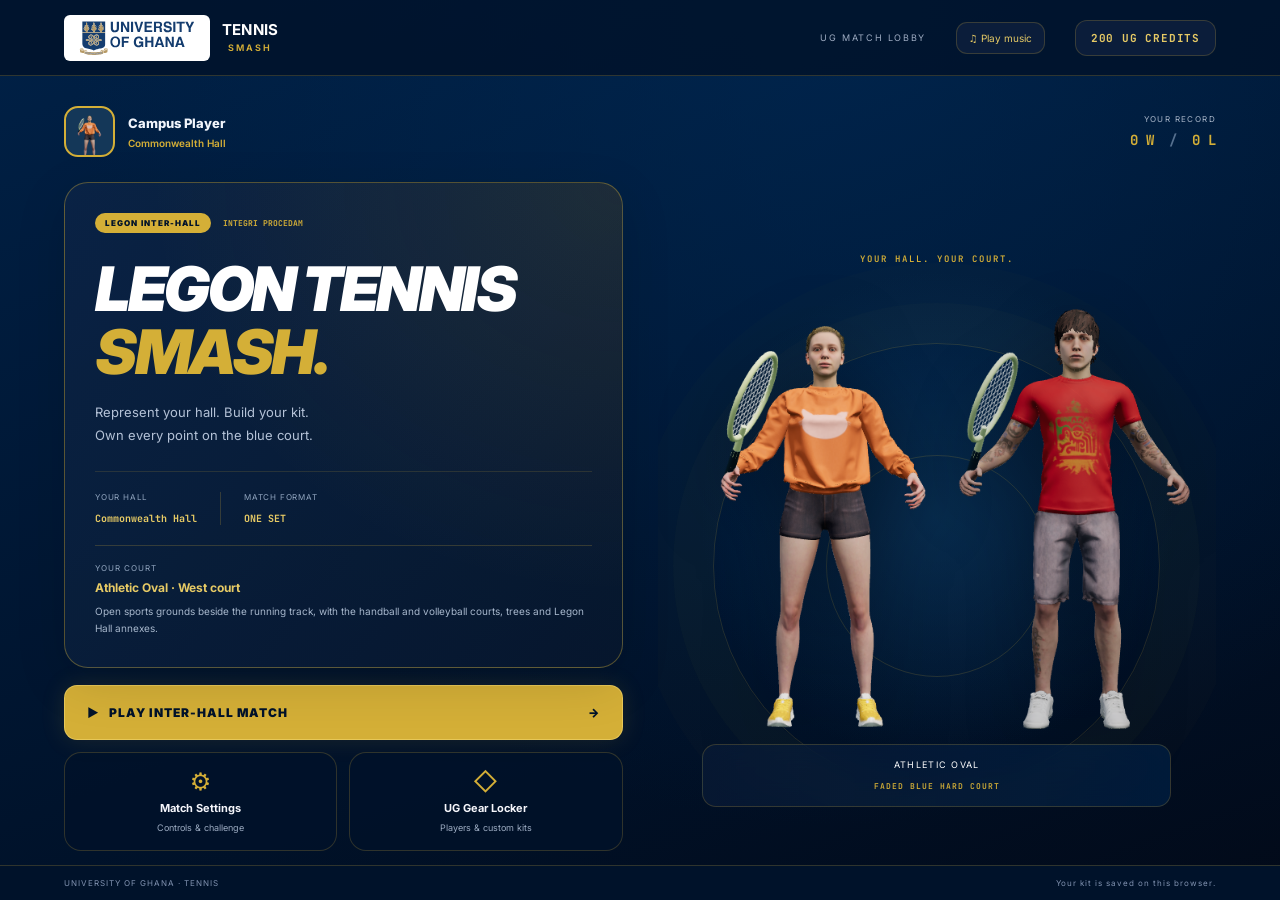
<file: index.html>
<!doctype html>
<html lang="en"><head><meta charset="utf-8"><meta name="viewport" content="width=device-width,initial-scale=1,viewport-fit=cover"><meta name="theme-color" content="#00122A"><title>UG Legon Tennis Smash</title><link rel="stylesheet" href="style.css"><link rel="stylesheet" href="ug-theme.css"><style>.boot-loading{background:#00122a}.boot-loader{position:fixed;inset:0;z-index:9999;display:grid;place-items:center;background:radial-gradient(ellipse at 50% 30%,#10375b,#00122a 70%);color:#fff;padding:24px;font:14px system-ui,sans-serif}.boot-loader[hidden]{display:none}.boot-card{width:min(360px,100%);text-align:center}.boot-logo{width:210px;max-width:80%;padding:10px;background:#fff;border-radius:9px}.boot-card h1{font-size:30px;letter-spacing:2px;margin:28px 0 8px}.boot-card h1 span{color:#d4af37}.boot-card p{font-size:12px;color:#b7c9df;min-height:34px;margin:16px 0}.boot-meter{height:5px;background:#ffffff20;border-radius:8px;overflow:hidden}.boot-meter i{display:block;height:100%;width:0;background:#d4af37;transition:width .2s}.boot-details{display:flex;justify-content:space-between;font-size:9px;letter-spacing:2px;color:#ddc468;margin:12px 0 22px}.boot-card button{background:#d4af37;color:#00122a;border:0;border-radius:10px;padding:13px 25px;font-weight:800}.boot-card button[hidden]{display:none}.boot-loading #clubShell,.boot-loading #matchHeader{visibility:hidden}</style></head>
<body class="boot-loading" data-screen="landing" data-controls="keyboard"><div id="bootLoading" class="boot-loader" role="region" aria-label="Loading Legon Tennis" aria-busy="true"><div class="boot-card"><img class="boot-logo" src="assets/brand/ug-logo.svg" alt="University of Ghana"><h1>TENNIS <span>SMASH</span></h1><p id="bootStatus" role="status" aria-live="polite">Opening Legon Tennis…</p><div class="boot-meter" role="progressbar" aria-label="Game loading" aria-valuemin="0" aria-valuemax="100" aria-valuenow="0"><i id="bootProgress"></i></div><div class="boot-details"><span>GETTING MATCH READY</span><b id="bootPercent">0%</b></div><button id="bootRetry" hidden>Retry loading</button><noscript><p>Enable JavaScript to load the game.</p></noscript></div></div><script src="loading.js"></script><div id="clubShell" inert><nav class="club-nav"><button id="clubHome" class="club-brand" aria-label="UG Legon Tennis Smash lobby"><img class="ug-logo" src="assets/brand/ug-logo.svg" alt="University of Ghana"><b>TENNIS<span>SMASH</span></b></button><span id="clubStep">01 / THE CLUB</span><button id="menuMusic" class="menu-music" aria-label="Toggle menu music" aria-pressed="true">♫ Play music</button><span id="clubCredits"></span></nav><div id="club"></div><footer class="club-footer"><span>UNIVERSITY OF GHANA · TENNIS</span><span id="saveNotice"></span></footer></div><header id="matchHeader" inert><a class="brand" href="#landing" id="matchBrand"><img class="match-ug-logo" src="assets/brand/ug-logo.svg" alt="University of Ghana"><span>TENNIS SMASH</span></a><div class="header-actions"><button id="returnClub">Club / Kit</button><span class="session">EXHIBITION · ONE SET</span><button id="help" aria-label="Open controls">Controls</button><button id="settingsButton" aria-label="Open match settings">Settings</button><button id="fullscreen" aria-label="Toggle fullscreen">⛶</button></div></header>
<main id="arena" inert><div id="arrivalBanner" class="arrival-banner" hidden><div><small>ARRIVING AT</small><b id="arrivalVenue"></b></div><button id="skipArrival">Skip arrival →</button><div class="arrival-track"><i id="arrivalProgress"></i></div></div><canvas id="court" aria-label="3D tennis court. Move using both sticks or arrow keys, hold and release shot buttons to hit." tabindex="0"></canvas>
<div class="scoreboard"><div class="score-row"><span class="jersey red"></span><span><span id="youHall">YOU</span> <small id="youServe">●</small></span><b id="you">0</b></div><div class="score-row"><span class="jersey white"></span><span><span id="aiHall">OPPONENT</span> <small id="aiServe"></small></span><b id="ai">0</b></div><div class="score-meta"><span id="courtLocation">ATHLETIC OVAL</span> <span id="phase">READY</span></div></div>
<div class="top-right"><span class="speed-badge">BALL <b id="ballSpeed">0</b> KM/H</span><button id="sound" aria-pressed="true" aria-label="Toggle sound">♫ ON</button><button id="pause" aria-label="Pause or resume match">Ⅱ</button></div>
<div id="event" class="event hidden" role="status"><div id="reason"></div><strong id="pointScore"></strong><small id="eventNote"></small><div id="pauseActions" class="pause-actions" hidden><button id="resumeMatch">Resume</button><button id="quitHome">Quit to Home</button></div></div>
<div id="shotHud" class="shot-hud"><div class="hud-top"><span id="shotName">TOPSPIN</span><span id="timing">YOUR SERVE</span></div><div class="power-label"><span>SHOT POWER</span><b id="powerPercent">0%</b></div><div class="meter"><i id="power"></i><span></span></div><div class="hud-bottom"><span>STAMINA <b><i id="stamina"></i></b></span><span>RALLY <strong id="rally">0</strong></span></div></div>
<div id="playerPower" class="player-power hidden" aria-label="Shot power"><div><span id="playerPowerLabel">SHOT POWER</span><b id="playerPowerPercent">0%</b></div><div class="player-power-track"><i id="playerPowerFill"></i><span></span></div></div><div id="joystick" class="joystick" aria-label="Movement joystick"><div class="stick-guide"></div><div id="knob" class="knob"></div><span>MOVE</span></div>
<button id="touchDive" class="touch-dive" aria-label="Dive toward movement direction">DIVE</button><button id="touchSprint" class="touch-sprint" aria-label="Hold to sprint">RUN</button><div id="controlLegend" class="control-legend"></div><div class="shot-buttons"><button data-shot="lob" class="lob" aria-label="Hold triangle for lob">△<small>LOB</small></button><button data-shot="flat" class="flat" aria-label="Hold square for flat shot">□<small>FLAT</small></button><button data-shot="slice" class="slice" aria-label="Hold circle for slice">○<small>SLICE</small></button><button data-shot="topspin" class="topspin" aria-label="Hold cross for topspin or serve">✕<small>TOPSPIN</small></button></div>
<div class="court-caption"><span id="hint">Move into reach for automatic contact. Choose your aim, shot and power.</span><span id="gamepadStatus">DUALSENSE READY · USB / BLUETOOTH</span></div>
<div id="overlay" class="overlay hidden"><div class="dialog"><img class="results-ug-logo" src="assets/brand/ug-logo.svg" alt="University of Ghana"><div class="eyebrow">LEGON INTER-HALL / MATCH COMPLETE</div><h1>VICTORY, LEGON!</h1><p>Every point earned. Every shot yours.</p><div class="welcome-controls" id="welcomeControls"><span>01 <b>MOVE</b> Left stick / arrows</span><span>02 <b>PREPARE</b> Hold ✕, □, ○ or △</span><span>03 <b>PLACE IT</b> Aim with right stick; release to hit</span></div><div class="reward-card"><span>UG CREDITS EARNED <b id="earnedCredits">+50</b></span><span>LONGEST RALLY <b id="resultRally">0</b></span></div><button id="play" class="primary">Play next match →</button><button id="resultLobby" class="result-lobby">MAIN LOBBY</button><small>ONE SET TO 6 GAMES · TIEBREAK AT 6–6 · CHANGE ENDS AFTER ODD GAMES</small></div></div>
<div id="helpPanel" class="overlay hidden"><div class="dialog help-dialog"><div class="eyebrow">YOUR GAME PLAN</div><h2>You play. We help you line up.</h2><p id="activeHelp"></p><details><summary>All input options</summary><p><b>PS5:</b> Left stick / D-pad moves in both directions. Hold the right stick in any direction to move the aiming target. Up moves it deeper; down brings it shorter. Release the stick to keep its position. Hold ✕ topspin, □ flat, ○ slice, △ lob; release near contact. R2 sprints. In a rally, R1 aims away from your opponent (the right stick still aims by hand). Move and press L1 to dive. Options pauses.</p><p><b>Keyboard:</b> Arrows / WASD move. Q/E aim left/right. Z/R set shorter/deeper shots. F aims away from your opponent in a rally. Hold Space topspin, X flat, C slice, V lob. Shift sprints; B dives toward movement; P pauses.</p><p><b>Touch:</b> Left joystick moves. Hold a shot button; drag left/right while holding to aim, then release. Drag up/down for depth. Automatic phone gameplay handles sprinting and diving while you steer. In manual gameplay, move with the joystick and tap DIVE to attempt a diving return.</p></details><p>Serve into the highlighted diagonal service box. A first fault gives you a second serve; a double fault loses the point. Balls touching the lines count as in. Let serves bounce before returning. Reach the ball before its second bounce. The curved aiming guide shows your planned flight and landing while preparing. Use your selected aiming controls to move it. You can aim beyond the lines; orange warns of an unsafe target; advanced-mode timing errors can still change the actual shot. The incoming landing ring helps you read the bounce. Aim for open space. Assisted contact swings automatically when you move into reach. You control positioning, aim, power and shot type. Advanced mode requires manual swing timing.</p><button class="primary" id="closeHelp">Back to court</button></div></div>
<div id="settingsPanel" class="overlay hidden"><div class="dialog"><div class="eyebrow">MATCH SETTINGS</div><h2>Find your level.</h2><label for="controlMode">Control layout</label><select id="controlMode"><option value="keyboard">Keyboard</option><option value="touch">Phone / touch</option><option value="ps5">PS5 controller</option></select><div id="settingsControlGuide"></div><label for="difficulty">AI difficulty</label><select id="difficulty"><option value="easy">Easy</option><option value="normal" selected>Medium</option><option value="hard">Hard</option></select><label for="assist">Position assistance <span id="assistValue">40%</span></label><input id="assist" type="range" min="0" max="40" value="40"><p>Small adjustments near the ball. You still move, prepare, aim and time every shot.</p><label for="volume">Sound volume</label><input id="volume" type="range" min="0" max="100" value="65"><button class="primary" id="closeSettings">Back to court</button></div></div>
<div id="loadError" class="overlay hidden"><div class="dialog"><h2>We couldn't open the court.</h2><p id="errorText">This game needs a browser with WebGL support.</p><button class="primary" onclick="location.reload()">Try again</button></div></div>
</main><section id="rotateNotice" class="rotate-notice" role="dialog" aria-modal="true" aria-labelledby="rotateHeading" hidden><div><svg viewBox="0 0 100 80" fill="none" stroke="currentColor" stroke-width="3" aria-hidden="true"><rect x="26" y="20" width="58" height="34" rx="6"/><path d="M77 29v16M18 54A30 30 0 0 1 23 15m-11 3 12-4 2 12"/></svg><h2 id="rotateHeading" tabindex="-1">Turn your phone sideways</h2><p>The court plays in landscape.<br>Rotate your phone to continue.</p><button id="rotateBack">Back to menu</button></div></section><aside id="updateNotice" class="update-notice" aria-labelledby="updateTitle" hidden><div role="status"><strong id="updateTitle">Update available</strong><p>A new version of Legon Tennis is ready.</p><small>Refreshing restarts your match. Your saved kit and settings stay.</small></div><div class="update-actions"><button id="dismissUpdate">Later</button><button id="applyUpdate">Refresh &amp; update</button></div></aside><script type="module" src="updates.mjs"></script><script type="module" src="game.js"></script></body></html>
</file>
<file: style.css>
*{box-sizing:border-box}html,body{margin:0;height:100%;overflow:hidden;background:#102233;color:#f3f6ed;font:13px system-ui,sans-serif}button,select,input{font:inherit}button{cursor:pointer;color:inherit;border:1px solid #ffffff38;border-radius:6px;background:#132a3abd;padding:8px 13px;touch-action:none}button:hover{background:#3a5361}button:focus-visible,select:focus-visible,input:focus-visible{outline:2px solid #def78d;outline-offset:3px}header{height:58px;display:flex;align-items:center;justify-content:space-between;padding:0 25px;border-bottom:1px solid #ffffff20;background:#112331}.brand{text-decoration:none;color:white;font-size:24px;font-weight:800;letter-spacing:-1px}.brand span{color:#a9c0c8;font-size:10px;letter-spacing:2px;margin-left:16px;font-weight:500}.header-actions{display:flex;gap:8px;align-items:center}.session{font-size:10px;color:#c2d0d4;letter-spacing:1px;margin-right:20px}main{position:relative;height:calc(100dvh - 58px);width:100%;overflow:hidden}main:fullscreen{height:100dvh}canvas{display:block;width:100%;height:100%;touch-action:none;outline:none}.scoreboard{position:absolute;top:22px;left:25px;width:245px;filter:drop-shadow(0 2px 8px #081f3966)}.score-row{display:grid;grid-template-columns:5px 1fr 40px;gap:11px;align-items:center;background:#f1f3e9;color:#183045;height:34px;padding-right:0;margin-bottom:2px;font-weight:650}.score-row:nth-child(2){background:#d8ed96}.jersey{height:100%;background:#b74749}.jersey.white{background:#f5f3e7}.score-row b{background:#182d3a18;text-align:center;padding:8px;font-size:17px;line-height:18px}.score-row small{font-size:9px;color:#49671c;padding-left:6px}.score-meta{font-size:10px;letter-spacing:2px;background:#10283cce;padding:7px 12px;display:flex;justify-content:space-between;color:#d4e5e5}.score-meta span{color:#d9eea4}.top-right{position:absolute;right:24px;top:22px;display:flex;gap:7px}.top-right button{height:35px;font-size:12px;background:#152c3bcc}.top-right #pause{font-size:19px;padding:3px 14px}.event{position:absolute;left:50%;top:38%;transform:translate(-50%,-50%);text-align:center;pointer-events:none;min-width:240px;text-shadow:0 3px 10px #132436}.event div{font-size:17px;text-transform:uppercase;letter-spacing:4px}.event strong{font-size:68px;font-weight:650;letter-spacing:-2px;display:block}.event small{font-size:11px;letter-spacing:2px;color:#edf2dc}.hidden{display:none!important}.shot-hud{position:absolute;bottom:73px;left:50%;transform:translateX(-50%);width:260px;padding:11px 15px;border-radius:8px;background:#0c2334ba;pointer-events:none}.hud-top,.hud-bottom{display:flex;justify-content:space-between;font-size:9px;letter-spacing:1px}.hud-top{color:#e9f4c9;margin-bottom:8px}.hud-bottom{color:#bed1d7;margin-top:8px;font-size:8px}.hud-bottom b{display:inline-block;width:56px;background:#ffffff26;height:3px;vertical-align:middle;margin-left:6px}.hud-bottom b i{display:block;background:#d9ed9c;width:100%;height:100%}.meter{height:5px;border-radius:5px;background:#ffffff20;position:relative;overflow:hidden}.meter i{height:100%;width:0;display:block;background:#d8f496}.meter span{position:absolute;width:2px;left:83%;top:0;bottom:0;background:#f4f5e7}.joystick{position:absolute;left:5%;bottom:75px;width:118px;height:118px;border:2px solid #e6f0df88;border-radius:50%;background:#d0e3e618;touch-action:none;user-select:none}.stick-guide{position:absolute;inset:18px;border:1px solid #edf5eb38;border-radius:50%}.knob{position:absolute;left:32px;top:32px;width:50px;height:50px;border-radius:50%;background:#d9e99cb3;border:2px solid #eaf6bd;box-shadow:0 2px 12px #08213f33;pointer-events:none}.joystick span{position:absolute;bottom:-22px;left:0;right:0;text-align:center;font-size:8px;letter-spacing:2px;color:#d7e3e6;pointer-events:none}.shot-buttons{position:absolute;right:4%;bottom:60px;width:175px;height:175px;pointer-events:none}.shot-buttons button{position:absolute;border-radius:50%;width:59px;height:59px;padding:0;background:#1a365490;border:2px solid #d3e1df78;box-shadow:inset 0 0 0 5px #ffffff0e;display:flex;align-items:center;justify-content:center;flex-direction:column;font-size:28px;line-height:26px;user-select:none;pointer-events:auto}.shot-buttons button small{font-size:7px;line-height:11px;letter-spacing:.7px;color:#e2e9df}.shot-buttons button:active,.shot-buttons button.charging{background:#d9eb9a66;border-color:#edffc0}.lob{top:0;left:58px;color:#99dba9}.flat{left:0;top:58px;color:#e5a5cf}.slice{right:0;top:58px;color:#f0a19a}.topspin{bottom:0;left:58px;color:#a4cfff}.court-caption{position:absolute;left:25px;right:25px;bottom:18px;display:flex;justify-content:space-between;gap:10px;color:#e5eded;font-size:10px;text-shadow:0 1px 4px #071f36}.court-caption span:last-child{font-size:8px;letter-spacing:1px;color:#bad0d9}.overlay{position:absolute;inset:0;display:flex;align-items:center;justify-content:center;background:#09223694;backdrop-filter:blur(7px);z-index:10;padding:20px}.dialog{width:460px;max-width:100%;max-height:100%;overflow-y:auto;padding:34px;border-radius:14px;background:#102839ed;border:1px solid #ffffff24;box-shadow:0 25px 100px #05111e55}.eyebrow{font-size:9px;letter-spacing:2px;color:#d3e8a1;margin-bottom:17px}h1{font-size:44px;line-height:1.06;letter-spacing:-2px;margin:0 0 18px}h2{font-size:27px;letter-spacing:-1px;margin:0 0 18px}.dialog p{font-size:12px;line-height:1.75;color:#bfd0d6}.welcome-controls{display:flex;flex-direction:column;gap:12px;padding:17px 0 24px;color:#a8bec8;font-size:11px}.welcome-controls b{color:white;margin:0 10px;letter-spacing:1px;font-size:10px}.primary{display:block;background:#d9ed9a;color:#173344;padding:13px 20px;border:0;width:100%;font-weight:750;font-size:13px}.primary:hover{background:#e8f7bf}.dialog>small{display:block;font-size:8px;letter-spacing:1px;color:#93aebc;text-align:center;margin-top:18px}.dialog label{display:flex;justify-content:space-between;margin:20px 0 10px;color:#e2ebed;font-size:12px}.dialog select{width:100%;padding:10px;background:#234155;border:1px solid #a1b4c440;color:white;border-radius:5px}.dialog input{width:100%;accent-color:#d9ed9a}.help-dialog{width:540px}#loadError{z-index:30}
@media(max-width:700px){header{height:46px;padding:0 12px}.brand{font-size:20px}.brand span,.session{display:none}.header-actions{gap:5px}.header-actions button{font-size:10px;padding:6px 9px}main{height:calc(100dvh - 46px)}.scoreboard{top:12px;left:12px;width:190px}.score-row{height:27px;font-size:11px;grid-template-columns:4px 1fr 30px;gap:8px}.score-row b{font-size:13px;line-height:13px;padding:7px}.score-meta{font-size:8px;padding:5px 9px}.top-right{top:12px;right:12px}.top-right button{padding:5px 9px;height:30px;font-size:10px}.joystick{width:96px;height:96px;left:5%;bottom:70px}.knob{width:42px;height:42px;left:25px;top:25px}.shot-buttons{transform:scale(.8);transform-origin:right bottom;right:3%;bottom:48px}.shot-hud{width:180px;bottom:30px;padding:8px 10px}.hud-top{font-size:7px}.hud-bottom{font-size:7px}.court-caption{left:12px;right:12px;bottom:9px;font-size:8px}.court-caption span:last-child{display:none}.dialog{padding:25px}h1{font-size:33px}.event strong{font-size:50px}.event div{font-size:12px}}
@media(max-height:550px){header{height:39px}main{height:calc(100dvh - 39px)}.scoreboard{top:10px;left:15px;width:200px}.score-row{height:25px;font-size:10px}.score-row b{font-size:13px;line-height:13px;padding:6px}.score-meta{font-size:8px;padding:4px 9px}.top-right{top:10px;right:15px}.joystick{bottom:45px;width:90px;height:90px}.knob{width:40px;height:40px;left:23px;top:23px}.shot-buttons{transform:scale(.7);transform-origin:right bottom;bottom:30px;right:3%}.shot-hud{bottom:37px;width:210px;padding:8px 12px}.court-caption{bottom:9px}.dialog{padding:20px;max-height:100%;width:420px}h1{font-size:30px;margin-bottom:10px}.eyebrow{margin-bottom:10px}.welcome-controls{gap:8px;padding:8px 0 14px}.dialog p{margin:8px 0;font-size:11px}.dialog>small{margin-top:12px}.event strong{font-size:48px}}

@media(min-width:701px){.shot-hud{top:85px;right:24px;left:auto;bottom:auto;transform:none;width:215px}}
@media(min-width:701px) and (max-height:550px){.shot-hud{top:65px;right:15px;width:180px}}

.power-label{display:flex;justify-content:space-between;margin:6px 0;color:#d7e8e8;font-size:8px;letter-spacing:1px}.power-label b{font-size:10px;color:#e6f7b7}.meter{height:9px}.player-power{position:absolute;z-index:2;width:142px;transform:translate(-50%,-100%);padding:9px 10px;background:#112a3bed;border:1px solid #d7e5bf80;border-radius:7px;box-shadow:0 3px 15px #051c3455;pointer-events:none}.player-power>div:first-child{display:flex;justify-content:space-between;gap:10px;font-size:8px;letter-spacing:.8px;color:#d9edb1;margin-bottom:7px}.player-power b{font-size:11px}.player-power-track{height:13px;background:#60757f7a;border-radius:3px;position:relative;overflow:hidden}.player-power-track i{display:block;height:100%;width:0;background:#d9f38e}.player-power-track span{position:absolute;top:0;bottom:0;left:82%;width:2px;background:#ffffffad}
@media(max-height:550px){.player-power{width:125px;padding:6px 8px}.player-power-track{height:10px}}
/* Club arrival, preparation and owned equipment gallery. */
[hidden]{display:none!important}.sr-only{position:absolute;width:1px;height:1px;overflow:hidden;clip-path:inset(50%)}body[data-screen]:not([data-screen="court"])>header,body[data-screen]:not([data-screen="court"])>#arena{visibility:hidden;position:absolute;inset:0;pointer-events:none}body[data-screen="court"] #clubShell{display:none}#clubShell{height:100dvh;background:#eeeee7;color:#1f3742;display:flex;flex-direction:column}.club-nav{height:76px;flex-shrink:0;display:flex;align-items:center;gap:30px;padding:0 5vw;border-bottom:1px solid #203d4526}.club-nav button{background:none;border:0;color:#243d46}.club-brand{font-size:29px;font-weight:850;letter-spacing:-1.5px;display:flex;align-items:center;gap:18px;padding:0}.club-brand span{font-size:9px;letter-spacing:2px;border-left:1px solid #1c384333;padding-left:18px;font-weight:650}#clubStep{font-size:10px;letter-spacing:1.5px;margin-left:auto}#clubCredits{font-size:10px;letter-spacing:.8px;color:#5d757b;border-left:1px solid #1c384333;padding-left:24px}#club{overflow-y:auto;flex:1;overscroll-behavior:contain}.club-footer{padding:12px 5vw;display:flex;justify-content:space-between;gap:20px;font-size:9px;letter-spacing:1px;color:#687e81;border-top:1px solid #203d4526;flex-shrink:0}.club-landing{min-height:100%;display:grid;grid-template-columns:1fr 1fr;position:relative;padding:7vh 7vw 80px;gap:3vw;align-items:center;overflow:hidden}.landing-copy{position:relative;z-index:1}.club-eyebrow{font-size:10px;letter-spacing:2px;color:#55767d;font-weight:650;margin:0 0 24px}.club-landing h1{font-size:clamp(56px,7.4vw,112px);line-height:.96;letter-spacing:-5px;margin:0 0 28px;color:#193944;font-weight:900}.landing-intro{max-width:335px;font-size:16px;line-height:1.7;color:#61767a;margin-bottom:32px}.club-primary{border:0;background:#203f4e;color:#f6f5e9;padding:17px 23px;display:flex;justify-content:space-between;align-items:center;gap:20px;width:100%;font-size:11px;font-weight:800;letter-spacing:1px;border-radius:3px}.club-primary:hover{background:#37657a}.landing-copy .club-primary{max-width:320px}.landing-small{font-size:9px;letter-spacing:1.2px;color:#74878a;margin-top:20px}.landing-art{height:440px;background:#b5c8c8;position:relative;border-radius:3px;isolation:isolate;overflow:hidden;background:linear-gradient(145deg,#d4dfd8,#a0bdc8)}.art-court{position:absolute;left:20%;top:8%;width:70%;height:93%;background:#648ba8;border:2px solid #e9eee1;transform:rotate(-22deg) skewY(7deg);box-shadow:0 0 0 24px #497086,35px 40px 70px #22374b33}.art-court:before{content:'';position:absolute;inset:0 13%;border-left:2px solid #edf1e7;border-right:2px solid #edf1e7}.art-court:after{content:'';position:absolute;inset:23% 13%;border-top:2px solid #edf1e7;border-bottom:2px solid #edf1e7;background:linear-gradient(90deg,transparent calc(50% - 1px),#edf1e7 calc(50% - 1px),#edf1e7 calc(50% + 1px),transparent calc(50% + 1px))}.art-net{position:absolute;left:-5%;right:-5%;top:50%;height:6px;background:#e6eadd;z-index:1;box-shadow:0 8px 3px #20334545}.art-ball{position:absolute;left:63%;top:59%;width:65px;height:65px;border-radius:50%;background:#d7eb8c;box-shadow:18px 28px 22px #1c394144;z-index:3;transform:rotate(-25deg);overflow:hidden}.art-ball:after{content:'';position:absolute;left:-10px;top:-10px;width:48px;height:78px;border:3px solid #f4f5cc;border-radius:50%}.art-label{position:absolute;bottom:20px;left:20px;z-index:4;background:#eaf0e6e8;padding:12px;font-size:10px;letter-spacing:1.3px}.art-label b{display:block;font-size:8px;margin-top:5px;color:#637b83}.landing-bottom{position:absolute;bottom:28px;left:7vw;right:7vw;display:flex;justify-content:space-between;border-top:1px solid #263e4526;padding-top:18px;font-size:9px;letter-spacing:1px;color:#577078}.club-sheet{max-width:1440px;margin:auto;padding:35px 5vw 55px}.sheet-heading{display:flex;justify-content:space-between;gap:20px;align-items:center;margin-bottom:26px}.sheet-heading .club-eyebrow{margin-bottom:10px}.sheet-heading h2{font-size:clamp(27px,3vw,43px);letter-spacing:-1.5px;margin:0;font-weight:850}.club-sheet button:not(.club-primary){color:#294754;border:1px solid #29475430;background:#f9f9f155}.club-sheet button:hover:not(:disabled){background:#d5e2dc}.club-sheet .club-primary:hover{background:#37657a}.prep-grid{display:grid;grid-template-columns:minmax(0,1fr) 320px;gap:24px;align-items:start}.club-card{border:1px solid #1f3e4626;border-radius:4px;background:#f8f8f2;padding:24px;margin-bottom:20px}.club-card h3{margin:0 0 20px;font-size:12px;letter-spacing:.3px}.choice-row{display:grid;grid-template-columns:repeat(3,1fr);gap:10px}.choice-row button{text-align:left;padding:16px 12px;min-height:82px;border-radius:3px!important}.choice-row button strong{display:block;font-size:13px;margin-bottom:8px}.choice-row button span{display:block;font-size:10px;color:#658087;line-height:1.5}.club-sheet [aria-pressed="true"]{background:#dce9db!important;border-color:#557e70!important;box-shadow:inset 0 -3px #557e70}.control-preview{display:grid;grid-template-columns:1fr 1fr;gap:12px;margin-top:22px}.control-preview span{font-size:8px;color:#69828a;letter-spacing:.6px}.control-preview b{display:block;color:#304e58;font-size:11px;margin-top:5px;font-weight:600;letter-spacing:0}.muted{color:#6d8085;font-size:11px;line-height:1.7}.club-card label{display:block;font-size:11px;text-transform:capitalize;color:#395762;margin-bottom:18px}.setting-grid{display:grid;grid-template-columns:1fr 1fr;gap:8px 20px}.club-sheet select{display:block;width:100%;margin-top:10px;border:1px solid #29475430;border-radius:3px;background:#eeeFE8;padding:11px;color:#294754;font-size:12px}.club-sheet input[type="range"]{width:100%;display:block;margin-top:14px;accent-color:#366478}.club-sheet output{float:right;color:#69848b}.kit-row{display:flex;justify-content:space-between;gap:15px;border-bottom:1px solid #26444b19;padding:13px 0;font-size:10px}.kit-row span{text-transform:capitalize;color:#768a8f}.kit-row b{text-align:right;font-weight:600}.kit-summary .club-primary{margin-top:23px}.locker-toolbar{display:flex;justify-content:space-between;gap:20px;align-items:center}.filter-buttons{display:flex;gap:10px}.locker-toolbar select{width:170px;margin:0}.locker-status{font-size:12px;color:#3b715c;min-height:19px}.locker-layout{display:grid;grid-template-columns:minmax(0,1fr) 285px;gap:24px;align-items:start}.asset-grid{display:grid;grid-template-columns:repeat(3,minmax(0,1fr));gap:16px}.asset-card{border:1px solid #2e50592b;background:#f8f8f2;border-radius:4px;overflow:hidden}.asset-card.equipped{border-color:#688e78}.asset-art{height:155px;background:#dde4df;position:relative}.asset-art svg{height:100%;width:100%;filter:drop-shadow(0 8px 6px #15344720)}.asset-art>span{position:absolute;left:10px;top:10px;font-size:8px;letter-spacing:1px;color:#3b6269;border:1px solid #42636933;background:#eef3e6c9;padding:4px 6px;border-radius:2px}.equipped .asset-art{background:#d7e4d4}.asset-copy{padding:16px}.asset-copy small{font-size:8px;letter-spacing:1px;color:#6b8184}.asset-copy h3{font-size:13px;margin:9px 0}.asset-copy p{font-size:10px;color:#738589;line-height:1.6;min-height:32px}.asset-copy button{width:100%;font-size:10px}.club-sheet button:disabled{opacity:.5;cursor:default}.locker-layout .kit-summary{position:sticky;top:20px}.control-legend{position:absolute;left:25px;bottom:65px;max-width:65%;font-size:10px;color:#edf3e3;padding:10px 13px;background:#122b3bc9;border-radius:5px}.touch-sprint{position:absolute;left:7%;bottom:220px;border:2px solid #e0efbf88;border-radius:50%;width:64px;height:46px;color:#e3f1bb;font-size:11px;font-weight:750;user-select:none}.touch-sprint.charging{background:#7a9c58}body:not([data-controls="touch"]) .joystick,body:not([data-controls="touch"]) .touch-sprint{display:none}body[data-controls="touch"] .control-legend{display:none}body[data-controls="touch"] .shot-buttons button{font-size:12px}body[data-controls="touch"] .shot-buttons button small{font-size:6px}body[data-controls="keyboard"] .shot-buttons button{font-size:17px}body[data-controls="keyboard"] .shot-buttons .topspin{font-size:12px}.dialog details{font-size:12px;color:#bfd0d6;margin-top:18px}#settingsControlGuide{font-size:11px;color:#afc4cd;line-height:1.6;margin-top:12px}
@media(max-width:1050px){.asset-grid{grid-template-columns:repeat(2,minmax(0,1fr))}.prep-grid{grid-template-columns:minmax(0,1fr) 260px}.club-card{padding:19px}.landing-art{height:360px}.club-landing h1{letter-spacing:-3px}.choice-row{grid-template-columns:1fr}.choice-row button{min-height:0;display:flex;justify-content:space-between;gap:8px;padding:12px}.choice-row button strong{margin:0}.choice-row button span{text-align:right}}
@media(max-width:700px){.club-nav{height:65px;padding:0 20px;gap:12px}.club-brand{font-size:25px}.club-brand span{display:none}#clubStep{font-size:8px}#clubCredits{font-size:8px;padding-left:12px}.club-landing{grid-template-columns:1fr;padding:36px 24px 80px;gap:30px;align-content:start}.club-landing h1{font-size:61px}.landing-art{height:230px;grid-row:2}.landing-intro{font-size:13px;max-width:300px;margin-bottom:20px}.club-eyebrow{font-size:8px;margin-bottom:20px}.landing-small{font-size:8px}.landing-bottom{left:24px;right:24px;font-size:7px;gap:12px;bottom:23px}.club-footer{font-size:8px;letter-spacing:0;padding:10px 20px}.club-sheet{padding:27px 18px 35px}.sheet-heading{gap:12px}.sheet-heading h2{font-size:25px}.sheet-heading button{font-size:10px;white-space:nowrap;padding:8px}.prep-grid,.locker-layout{grid-template-columns:1fr}.prep-grid aside{grid-row:2}.club-card{padding:20px}.setting-grid{gap:8px 15px}.locker-layout .kit-summary{position:static}.asset-grid{gap:12px}.asset-art{height:140px}.asset-copy{padding:12px}.asset-copy h3{font-size:12px}.filter-buttons{gap:5px}.filter-buttons button{padding:9px;font-size:10px}.locker-toolbar{gap:8px}.locker-toolbar select{width:125px;font-size:10px}.control-legend{left:12px;bottom:65px;max-width:48%;font-size:8px}.touch-sprint{left:8%;bottom:185px;width:57px;height:40px}.header-actions #returnClub{font-size:9px}.brand{font-size:17px}.shot-hud{bottom:30px}.club-nav #clubStep{display:none}#clubCredits{margin-left:auto}.asset-copy p{min-height:48px}}
@media(max-height:550px) and (min-width:701px){.club-nav{height:52px}.club-landing{padding-top:25px}.club-landing h1{font-size:65px}.landing-art{height:280px}.club-sheet{padding-top:24px}.touch-sprint{bottom:145px;left:7%;width:55px;height:35px}.control-legend{bottom:37px;font-size:8px}.landing-intro{font-size:12px;margin-bottom:16px}.club-eyebrow{margin-bottom:15px}}
.player-picker{display:grid;grid-template-columns:repeat(2,minmax(0,1fr));gap:15px;margin-bottom:25px}.player-picker button{display:flex;align-items:center;text-align:left;padding:0 20px 0 0;overflow:hidden;gap:20px;min-height:135px}.player-picker img{width:110px;height:135px;object-fit:contain;background:#d9e2dd}.player-picker b,.player-picker small{display:block}.player-picker b{font-size:15px;margin-bottom:9px}.player-picker small{font-size:10px;color:#6c8286}#retryCharacters{width:100%;margin-top:10px}.club-primary:disabled{opacity:.55;cursor:wait}@media(max-width:700px){.player-picker{gap:10px}.player-picker button{padding:12px;display:block;min-height:0}.player-picker img{width:100%;height:140px;margin-bottom:10px}.player-picker b{font-size:12px;margin-bottom:7px}.player-picker small{font-size:9px;line-height:1.5}}
.dialog button.pad-focus,.pause-actions button.pad-focus{outline:3px solid #fff;outline-offset:4px;transform:scale(1.04)}
</file>
<file: ug-theme.css>
@font-face{font-family:"Inter";font-style:normal;font-weight:100 900;font-display:swap;src:url("./assets/fonts/Inter.ttf") format("truetype")}
@font-face{font-family:"Inter";font-style:italic;font-weight:100 900;font-display:swap;src:url("./assets/fonts/Inter-Italic.ttf") format("truetype")}
@font-face{font-family:"JetBrains Mono";font-style:normal;font-weight:100 900;font-display:swap;src:url("./assets/fonts/JetBrainsMono.ttf") format("truetype")}
/* UG palette and glass components adapted from the user's figma_ug_tennis_showcase.html.
   The live application uses real match/inventory data instead of prototype fixtures. */
:root{--ug-blue:#002147;--ug-deep:#00122a;--ug-surface:#0b1d3a;--ug-gold:#d4af37;--ug-light:#e6ca65;--ug-line:#d4af3738;--ug-muted:#9eacc2}
html,body{background:var(--ug-deep);color:#f1f5fc;font-family:Inter,system-ui,sans-serif}button:focus-visible,select:focus-visible,input:focus-visible{outline-color:var(--ug-light)}button{border-color:var(--ug-line);border-radius:12px}button:hover{background:#173655}#clubShell{background:radial-gradient(ellipse at 65% 0,#002d5c80,transparent 65%),linear-gradient(160deg,#002147,#00122a 65%,#020a19);color:#f1f5fc}.club-nav{height:76px;border-bottom:1px solid var(--ug-line);background:#00122ad6;padding:0 5vw}.club-nav button{color:#fff}.club-brand{gap:12px;letter-spacing:.2px}.club-brand .ug-mark{border:0;border-radius:10px;background:var(--ug-gold);color:var(--ug-deep);font-size:17px;font-weight:950;letter-spacing:-1px;padding:0;width:43px;height:43px;display:grid;place-items:center;box-shadow:0 0 24px #d4af3724}.club-brand>b{display:block;font-size:20px;line-height:1.1}.club-brand>b>span{border:0;display:block;font-size:8px;padding:5px 0 0;color:var(--ug-gold);letter-spacing:2px}.club-nav #clubStep{color:var(--ug-muted);font-size:9px;letter-spacing:1.6px}.club-nav #clubCredits{border:1px solid var(--ug-line);border-radius:12px;padding:10px 15px;color:var(--ug-light);font:700 11px "JetBrains Mono",ui-monospace,monospace;background:#0b1d3a}.club-footer{background:#00122a;border-color:var(--ug-line);color:#8193b1;font-size:8px;letter-spacing:1px}.club-sheet{padding-top:35px}.club-eyebrow{color:var(--ug-gold)}.sheet-heading h2{color:white;font-weight:900;font-style:italic;font-size:clamp(25px,3vw,38px)}.club-card{background:linear-gradient(140deg,#0b1d3ac7,#06152cd9);border:1px solid var(--ug-line);border-radius:20px;box-shadow:0 15px 45px #00000013;backdrop-filter:blur(16px)}.club-card h3{font-weight:750;color:#e8eefa}.muted{color:var(--ug-muted);line-height:1.8}.club-sheet button:not(.club-primary){background:#06172dc9;color:#e2e9f5;border:1px solid var(--ug-line);border-radius:11px}.club-sheet button:hover:not(:disabled):not(.club-primary){background:#17324e;border-color:#d4af3780}.club-primary,.primary{background:var(--ug-gold);color:var(--ug-deep);font-weight:900;box-shadow:0 0 24px #d4af3722;border:1px solid #f6d76d99;border-radius:13px;padding:16px 20px}.club-primary:hover,.primary:hover,.club-sheet .club-primary:hover{background:var(--ug-light);color:var(--ug-deep)}.club-sheet [aria-pressed="true"]{background:#d4af3714!important;border-color:var(--ug-gold)!important;box-shadow:0 0 18px #d4af3712}.choice-row button{border-radius:13px!important}.choice-row button span{color:#9cadc4}.control-preview span{color:#a9bad0}.control-preview b{color:#ead17c}.club-card label{color:#c6d3e7;font-size:11px}.club-sheet select,.dialog select{background:#00122a;color:#e5eaf5;border:1px solid var(--ug-line);border-radius:9px;padding:11px}.club-sheet input[type=range],.dialog input{accent-color:var(--ug-gold)}.club-sheet output{color:var(--ug-gold);font-family:"JetBrains Mono",ui-monospace,monospace}.kit-row{border-color:#d4af371a}.kit-row span{color:#9cadc4}.kit-row b{color:#e3e9f5}.kit-summary .club-eyebrow{font-size:10px}.kit-summary .club-primary{font-size:10px}.kit-summary{background:linear-gradient(155deg,#002147b3,#07172ee6)}.locker-toolbar select{border-color:var(--ug-line)}.locker-status{color:var(--ug-light)}.asset-card{background:#0b1d3a99;border-color:var(--ug-line);border-radius:17px}.asset-card.equipped{border-color:#d4af3790;box-shadow:0 0 24px #d4af370b}.asset-art,.equipped .asset-art{background:radial-gradient(ellipse at center,#173c58,#07172c);height:170px}.equipped .asset-art{background:radial-gradient(ellipse at center,#5c52284d,#07172c)}.asset-art>span{background:#00122ac9;color:var(--ug-light);border-color:#d4af3750;border-radius:5px}.asset-copy small{color:var(--ug-gold)}.asset-copy h3{color:white}.asset-copy p{color:#9bacbf}.asset-copy button{color:var(--ug-light)!important}.player-picker{gap:16px}.player-picker button{border-radius:18px!important;overflow:hidden;background:linear-gradient(125deg,#0b1d3a,#002147)!important}.player-picker img{background:radial-gradient(ellipse at center,#d4af3733,#00122a00);height:150px;width:125px;object-position:50% 15%}.player-picker b{color:#fff;font-weight:800}.player-picker small{color:#a1b0c5}.player-picker [aria-pressed=true]{background:linear-gradient(125deg,#d4af371f,#002147)!important}
/* Real lobby built from the prototype's profile, tournament hero, tiles and bottom navigation. */
.ug-lobby{max-width:1380px;margin:auto;padding:30px 5vw 24px;min-height:100%;display:flex;flex-direction:column;gap:25px}.ug-player-bar{display:flex;align-items:center;justify-content:space-between;gap:20px}.ug-profile{display:flex;align-items:center;gap:13px}.ug-profile>img{height:51px;width:51px;object-fit:cover;object-position:50% 5%;border:2px solid var(--ug-gold);border-radius:14px;background:#143758}.ug-profile strong{display:block;font-size:13px;font-weight:800;margin-bottom:6px}.ug-profile div>span{display:block;font-size:10px;color:var(--ug-gold);font-weight:600}.ug-profile-badge{font-size:8px;border:1px solid #d4af3766;color:var(--ug-gold);border-radius:4px;padding:2px 4px;margin-left:5px}.ug-player-record{text-align:right;display:flex;flex-direction:column;gap:7px}.ug-player-record>span{font-size:8px;letter-spacing:1.4px;color:#a7b5c8}.ug-player-record>strong{font:700 14px "JetBrains Mono",ui-monospace,monospace;color:var(--ug-gold)}.ug-player-record i{color:#56718f;font-style:normal;margin:0 7px}.ug-lobby-main{display:grid;grid-template-columns:1fr 1fr;gap:35px;align-items:center;flex:1}.ug-lobby-copy{max-width:580px}.ug-championship{background:radial-gradient(ellipse at 100% 0,#d4af371c,transparent 60%),linear-gradient(130deg,#0b2446dd,#07172ddd);border:1px solid #d4af3760;border-radius:24px;padding:30px;position:relative;box-shadow:0 15px 50px #0002}.ug-badge{background:var(--ug-gold);color:var(--ug-deep);border-radius:18px;padding:5px 10px;font-size:8px;letter-spacing:1px;font-weight:900;white-space:nowrap}.ug-motto{font:700 8px "JetBrains Mono",ui-monospace,monospace;color:var(--ug-gold);margin-left:12px;white-space:nowrap}.ug-championship h1{font-size:clamp(39px,4.8vw,68px);font-weight:950;font-style:italic;line-height:1.03;letter-spacing:-2.5px;color:#fff;margin:28px 0 17px}.ug-championship h1 em{color:var(--ug-gold)}.ug-championship p{font-size:13px;line-height:1.8;color:#b4c2d7;max-width:350px}.ug-match-facts{display:flex;gap:23px;border-top:1px solid #d4af3726;margin-top:24px;padding-top:20px}.ug-match-facts>div+div{border-left:1px solid var(--ug-line);padding-left:23px}.ug-match-facts small{display:block;font-size:8px;letter-spacing:.8px;color:#91a5bf;margin-bottom:7px}.ug-match-facts b{color:var(--ug-light);font-size:10px;font-family:"JetBrains Mono",ui-monospace,monospace}.ug-lobby-actions{display:grid;grid-template-columns:1fr 1fr;gap:12px;margin-top:17px}.ug-lobby-actions>.club-primary{grid-column:1/-1;font-size:12px;padding:19px 22px}.ug-secondary-card{padding:17px 15px;background:#00122acc;border:1px solid var(--ug-line);border-radius:17px;display:flex;align-items:center;flex-direction:column;gap:7px}.ug-secondary-card:hover{border-color:var(--ug-gold);background:#0b284b}.ug-action-icon{color:var(--ug-gold);font-size:24px;line-height:1}.ug-secondary-card b{font-size:11px;color:#f5f6fb}.ug-secondary-card small{font-size:9px;color:#9cacc2}.ug-hero-players{height:580px;position:relative;isolation:isolate;overflow:hidden;border-radius:26px;background:radial-gradient(ellipse at 50% 50%,#12446c77,transparent 60%)}.ug-hero-orbit{position:absolute;left:10%;right:10%;top:20%;aspect-ratio:1;border:1px solid #d4af372b;border-radius:50%;box-shadow:0 0 0 40px #d4af3705,0 0 0 80px #d4af3703}.ug-hero-orbit:after{content:'';position:absolute;inset:25%;border:1px solid #d4af372b;border-radius:50%}.ug-hero-tag{position:absolute;top:26px;left:0;right:0;text-align:center;font:600 9px "JetBrains Mono",ui-monospace,monospace;letter-spacing:2px;color:var(--ug-gold)}.ug-hero-players>img{position:absolute;bottom:40px;width:74%;height:94%;object-fit:contain;object-position:50% 100%;filter:drop-shadow(0 15px 35px #0005)}.ug-hero-female{left:-7%;z-index:2}.ug-hero-male{right:-12%;z-index:1;opacity:.9}.ug-hero-surface{position:absolute;bottom:0;left:8%;right:8%;background:linear-gradient(90deg,#0b1d3a99,#002147aa);border:1px solid var(--ug-line);border-radius:14px;padding:14px;text-align:center;backdrop-filter:blur(15px);z-index:3}.ug-hero-surface span{display:block;font-size:9px;color:white;letter-spacing:1.3px;margin-bottom:6px}.ug-hero-surface b{font:600 8px "JetBrains Mono",ui-monospace,monospace;color:var(--ug-gold);letter-spacing:1px}.ug-bottom-nav{display:flex;justify-content:space-around;align-items:center;border:1px solid var(--ug-line);border-radius:18px;padding:9px;background:#00122abf;backdrop-filter:blur(16px);margin-top:12px}.ug-bottom-nav>button{background:none!important;box-shadow:none;border:0!important;border-radius:12px;color:#92a7c3;min-width:65px;padding:4px 18px}.ug-bottom-nav span{font-size:21px;line-height:23px;display:block}.ug-bottom-nav small{display:block;font-size:9px;font-weight:650;margin-top:5px}.ug-bottom-nav [aria-current=page]{color:var(--ug-gold)}.ug-bottom-nav>button:hover{color:var(--ug-light);background:#d4af370b!important}.ug-records{max-width:900px}.ug-standings{margin:30px 0}.ug-standing{display:flex;align-items:center;gap:20px;margin-bottom:13px;padding:23px}.ug-rank{font:800 21px "JetBrains Mono",ui-monospace,monospace;color:var(--ug-gold)}.ug-standing>div{flex:1}.ug-standing>div>b{font-size:13px}.ug-standing>div>small{display:block;font-size:10px;color:#9eafc4;margin-top:7px}.ug-standing>strong{font:800 22px "JetBrains Mono",ui-monospace,monospace;color:var(--ug-gold)}.ug-standing>strong>small{font-size:9px}
/* The live court retains its real geometry and controls, with the supplied HUD styling. */
body>header{background:#00122a;border-color:var(--ug-line)}.brand{font-size:20px;font-weight:900;font-style:italic;letter-spacing:-.7px;color:#fff}.brand span{color:var(--ug-gold);font-size:8px}.session{color:var(--ug-gold);font-size:8px}.header-actions button{font-size:10px;background:#0b1d3a;border-color:var(--ug-line)}.scoreboard{background:#0b1d3ad9;border:1px solid #d4af3766;border-radius:17px;padding:11px 13px;width:275px;backdrop-filter:blur(16px);box-shadow:0 10px 30px #0003}.score-row,.score-row:nth-child(2){background:none;color:#edf2ff;border:0;height:30px;grid-template-columns:5px 1fr 36px;gap:9px;margin-bottom:4px;font-size:11px}.score-row b{background:#00122acc;color:var(--ug-gold);border:1px solid #d4af3733;border-radius:6px;font:700 14px "JetBrains Mono",ui-monospace,monospace;padding:5px}.jersey{height:6px;width:6px;border-radius:50%;background:var(--ug-gold)}.jersey.white{background:#8398b1}.score-row small{color:var(--ug-gold)}.score-meta{background:none;border-top:1px solid var(--ug-line);padding:8px 0 0;margin-top:6px;color:#aabbd1;font-size:8px;letter-spacing:1px}.score-meta span{color:var(--ug-gold)}.top-right{align-items:center}.top-right button{border-radius:12px;border-color:#d4af3766;background:#0b1d3ad9;color:var(--ug-gold)}.speed-badge{padding:10px 13px;border:1px solid var(--ug-line);background:#00122acc;color:var(--ug-gold);font:500 10px "JetBrains Mono",ui-monospace,monospace;border-radius:10px;backdrop-filter:blur(12px)}.shot-hud{border:1px solid #d4af3755;border-radius:16px;background:#0b1d3ac9;backdrop-filter:blur(12px);padding:13px;top:95px}.hud-top{color:var(--ug-light)}.power-label,.power-label b{color:var(--ug-light)}.meter{border:1px solid #d4af3744;background:#00122a;height:10px;padding:1px}.meter i{border-radius:4px;background:linear-gradient(90deg,var(--ug-gold),var(--ug-light))}.hud-bottom b i{background:var(--ug-gold)}.player-power{background:#0b1d3ae8;border-color:var(--ug-gold);border-radius:12px;box-shadow:0 0 20px #d4af3722}.player-power>div:first-child{color:var(--ug-light)}.player-power-track{background:#00122a}.player-power-track i{background:var(--ug-gold)}.control-legend{background:#00122abf;color:#ead17c;border:1px solid var(--ug-line);border-radius:10px}.joystick{border-color:#d4af3777;background:#00122a70;backdrop-filter:blur(8px)}.knob{background:#d4af3777;border-color:#e6ca65cc}.stick-guide{border-color:#d4af3744}.joystick span{color:var(--ug-light)}.touch-sprint{border-color:#d4af3788;color:var(--ug-gold);background:#0b1d3ac9;border-radius:16px}.touch-sprint.charging{background:#d4af3770}.shot-buttons button{background:#0b1d3ac9;border:1px solid #d4af3780;border-radius:17px;color:var(--ug-light);box-shadow:0 5px 15px #0002;backdrop-filter:blur(12px)}.shot-buttons button small{color:#e8eef8;font-weight:650}.shot-buttons button.charging,.shot-buttons button:active{background:#d4af3780;border-color:var(--ug-light);box-shadow:0 0 20px #d4af3744}.court-caption{color:#e9edf6}.court-caption span:last-child{color:var(--ug-light)}.overlay{background:#00122ab0}.dialog{background:linear-gradient(155deg,#002147ef,#06152df5);border:1px solid #d4af3766;border-radius:24px;box-shadow:0 20px 80px #0005}.eyebrow{color:var(--ug-gold)}.dialog h1{font-style:italic;font-weight:950;color:#fff}.dialog p{color:#aebfd6}.dialog input{accent-color:var(--ug-gold)}.event{color:white}.event small{color:var(--ug-light)}.victory-badge{width:84px;height:84px;margin:0 auto 24px;display:grid;place-items:center;border:2px solid var(--ug-gold);border-radius:23px;background:#d4af3722;color:var(--ug-gold);font-weight:950;font-size:32px;box-shadow:0 0 30px #d4af3733}#overlay .dialog{text-align:center}#overlay h1{font-size:39px}.reward-card{border:1px solid var(--ug-line);background:#00122a66;border-radius:14px;padding:17px;margin:22px 0}.reward-card>span{display:flex;justify-content:space-between;padding:8px 0;font-size:10px;color:#b3c2d7;gap:15px}.reward-card b{color:var(--ug-gold);font:700 13px "JetBrains Mono",ui-monospace,monospace}.result-lobby{width:100%;margin-top:10px;padding:12px;font-weight:750;background:#00122a;border-color:var(--ug-line)}
@media(max-width:1050px){.ug-lobby{padding:25px 4vw}.ug-lobby-main{gap:15px}.ug-hero-players{height:490px}.ug-championship{padding:23px}.ug-motto{display:none}.ug-match-facts{gap:15px}.ug-match-facts>div+div{padding-left:15px}.ug-profile-badge{display:none}}
@media(max-width:700px){.club-nav{height:64px;padding:0 18px;gap:10px}.club-brand .ug-mark{width:36px;height:36px;font-size:14px;display:grid}.club-brand>b{font-size:16px}.club-brand>b>span{display:block;font-size:6px;letter-spacing:1.3px}.club-nav #clubCredits{padding:9px 11px;font-size:9px}.club-footer{font-size:7px;letter-spacing:0;padding:10px 16px}.club-sheet{padding:25px 17px 35px}.club-card{padding:21px;border-radius:18px}.sheet-heading h2{font-size:24px}.ug-lobby{padding:20px 18px;gap:23px}.ug-lobby-main{display:flex;flex-direction:column;gap:0}.ug-lobby-copy{width:100%}.ug-championship{padding:25px 22px}.ug-championship h1{font-size:39px;letter-spacing:-1.6px;margin-top:24px}.ug-championship p{font-size:12px}.ug-match-facts{gap:14px}.ug-match-facts b{font-size:9px}.ug-lobby-actions{gap:11px}.ug-lobby-actions>.club-primary{font-size:11px;padding:18px 15px}.ug-secondary-card{padding:16px 12px}.ug-hero-players{display:none}.ug-bottom-nav{margin-top:0;padding:9px 4px;width:100%}.ug-bottom-nav>button{padding:4px 12px;min-width:58px}.ug-profile>img{width:45px;height:45px}.ug-profile strong{font-size:12px}.ug-profile div>span{font-size:9px}.ug-player-record>strong{font-size:12px}.ug-player-record>span{font-size:7px}.ug-player-record i{margin:0 3px}.ug-standing{padding:19px 15px;gap:13px}.ug-standing>div>b{font-size:11px}.ug-standing>strong{font-size:19px}.ug-standing>strong>small{font-size:7px}.ug-rank{font-size:16px}.player-picker img{width:100%;height:150px}.asset-art{height:145px}.player-picker button{padding:12px}.brand{font-size:16px}.brand span{display:none}.scoreboard{width:210px;padding:8px 10px;left:12px;top:12px;border-radius:14px}.score-row{font-size:9px;height:25px;grid-template-columns:4px 1fr 28px;gap:7px}.score-row b{font-size:12px;padding:4px}.score-meta{font-size:7px;letter-spacing:.6px}.speed-badge{display:none}.shot-hud{top:auto;bottom:32px;border-radius:12px;padding:9px}.header-actions button{font-size:9px}.top-right button{border-radius:10px}.control-legend{font-size:7px}.dialog{padding:25px}#overlay h1{font-size:30px}}
@media(max-height:550px) and (min-width:701px){.club-nav{height:54px}.ug-lobby{padding-top:18px}.ug-lobby-main{gap:25px}.ug-championship{padding:20px}.ug-championship h1{font-size:45px;margin:20px 0 12px}.ug-hero-players{height:450px}.ug-lobby-actions>.club-primary{padding:15px 18px}.ug-secondary-card{padding:13px}.shot-hud{top:76px;padding:10px}.club-brand .ug-mark{height:34px;width:34px}.club-brand>b{font-size:16px}}
@media(prefers-reduced-motion:reduce){*{scroll-behavior:auto!important;animation:none!important}}
.club-nav .menu-music{font-size:10px;color:var(--ug-light);border:1px solid var(--ug-line);border-radius:11px;padding:9px 12px;background:#0b1d3a;white-space:nowrap}.club-nav .menu-music[aria-pressed=false]{color:#93a8c2;background:#00122a}@media(max-width:700px){.club-nav .menu-music{font-size:9px;padding:9px}.club-nav #clubCredits{margin-left:0}.club-nav .menu-music{margin-left:auto}}@media(max-width:370px){.club-brand>b{display:none}.club-nav{gap:8px}}
.arrival-venue{margin-top:20px;padding-top:17px;border-top:1px solid var(--ug-line)}.arrival-venue>span{font-size:8px;letter-spacing:1px;color:#91a5bf;display:block;margin-bottom:7px}.arrival-venue>b{color:var(--ug-light);font-size:12px;display:block}.arrival-venue>small{display:block;font-size:10px;line-height:1.7;color:#a7b7cc;margin-top:8px}.venue-preview{display:block;width:100%;aspect-ratio:16/10;object-fit:cover;border:1px solid var(--ug-line);border-radius:12px;margin-bottom:20px}#retryVenue{display:block;width:100%;margin-top:10px}.score-meta #courtLocation{max-width:70%;font-size:8px;letter-spacing:.5px;overflow:hidden;text-overflow:ellipsis;white-space:nowrap}
/* Compact preparation hub; settings are a separate, sectioned page. */
.preparation-home,.settings-page{width:100%;max-width:680px;padding:26px 24px 30px}.preparation-home .sheet-heading,.settings-page .sheet-heading{margin-bottom:20px}.preparation-court{position:relative;height:210px;overflow:hidden;border-radius:18px;border:1px solid var(--ug-line)}.preparation-court>img{width:100%;height:100%;object-fit:cover}.preparation-court>div{position:absolute;inset:auto 0 0;padding:28px 18px 16px;background:linear-gradient(transparent,#00122af2);display:grid;gap:5px}.preparation-court small{font-size:9px;letter-spacing:2px;color:var(--ug-light)}.preparation-court b{font-size:14px}.control-icons{display:flex;justify-content:center;gap:14px}.control-icons button{width:72px;height:64px;display:grid;place-items:center;flex:none}.control-icons svg{width:33px;height:33px}.preparation-controls{padding:22px 0}.preparation-actions{display:grid;grid-template-columns:1fr 1fr;gap:14px;margin-bottom:18px}.preparation-actions button{display:flex;align-items:center;justify-content:center;gap:10px;padding:18px 10px;font-size:12px}.preparation-actions svg{width:24px;height:24px;color:var(--ug-light)}.settings-tabs{display:grid;grid-template-columns:repeat(4,minmax(0,1fr));gap:7px;margin-bottom:16px}.settings-tabs button{padding:12px 3px;font-size:11px}.settings-tabs button[aria-selected=true]{border-color:var(--ug-gold)!important;color:var(--ug-light);background:#d4af3714!important}.settings-content{margin-bottom:18px;display:grid;gap:18px}.settings-content label{display:grid;gap:9px;margin:0}.settings-content .control-preview{display:grid;grid-template-columns:1fr 1fr;margin:0;gap:14px}.settings-content .control-preview span{font-size:10px}.settings-content .control-preview b{display:block;font-size:11px;margin-top:5px}.settings-content .muted{font-size:12px;line-height:1.6;margin:0}.settings-content input:disabled{opacity:.35}.preparation-home>.club-primary,.settings-page>.club-primary{justify-content:center}
@media(max-width:700px){.preparation-home,.settings-page{padding:20px 18px}.preparation-home .club-eyebrow,.settings-page .club-eyebrow{font-size:8px;margin-bottom:8px}.preparation-home h2{font-size:23px}.preparation-court{height:180px}.preparation-controls{padding:18px 0}.control-icons button{width:70px;height:60px}.preparation-actions{gap:10px;margin-bottom:14px}.preparation-actions button{padding:15px 8px;font-size:11px}.settings-content{padding:20px}.settings-tabs button{min-height:44px}.preparation-home .sheet-heading{margin-bottom:16px}}
@media(max-height:680px){.preparation-home{padding-top:14px;padding-bottom:14px}.preparation-court{height:125px}.preparation-controls{padding:12px 0}.preparation-home .sheet-heading{margin-bottom:12px}.preparation-actions button{padding:12px 8px}}
@media(max-height:550px) and (min-width:701px){.preparation-home{max-width:900px;display:grid;grid-template-columns:1fr 1fr;gap:10px 20px}.preparation-home .sheet-heading{grid-column:1/-1;margin:0}.preparation-home .preparation-court{grid-column:1;grid-row:2/5;height:100%;min-height:170px}.preparation-home .preparation-controls{padding:0}.preparation-home .preparation-actions{margin:0}.preparation-home .control-icons button{height:50px}.preparation-home>.club-primary{align-self:start}}
@media(max-height:550px) and (min-width:701px){.preparation-home .sheet-heading h2{font-size:25px}.preparation-home .sheet-heading .club-eyebrow{font-size:8px;margin-bottom:6px}.preparation-home .preparation-court{height:190px;min-height:0}.preparation-home .preparation-actions button{padding:12px 8px}.preparation-home .control-icons button{height:48px}}
.arrival-banner{position:absolute;z-index:15;left:50%;bottom:30px;transform:translateX(-50%);width:min(520px,calc(100% - 32px));padding:17px 18px 21px;background:#00122ae8;backdrop-filter:blur(12px);border:1px solid var(--ug-line);border-radius:15px;display:flex;align-items:center;justify-content:space-between;gap:12px;overflow:hidden}.arrival-banner>div:first-child{display:grid;gap:6px}.arrival-banner small{color:var(--ug-light);font-size:8px;letter-spacing:2px}.arrival-banner b{font-size:12px}.arrival-banner button{white-space:nowrap;font-size:10px;padding:11px}.arrival-track{position:absolute;inset:auto 0 0;height:3px;background:#ffffff15}.arrival-track i{display:block;height:100%;background:var(--ug-gold);width:0}.arriving .shot-buttons,.arriving .joystick,.arriving .touch-sprint,.arriving .shot-hud,.arriving .player-power,.arriving .court-caption,.arriving .control-legend{visibility:hidden}.arriving .scoreboard{opacity:.65}@media(max-width:700px){.arrival-banner{bottom:18px}.arrival-banner b{font-size:10px}}
/* Official university artwork is kept intact on a white backing. */
.club-brand .ug-logo{display:block;width:146px;height:46px;object-fit:contain;padding:5px;background:#fff;border-radius:6px;flex-shrink:0}.club-brand>b{font-size:15px}.club-brand>b>span{font-size:9px;letter-spacing:2px}.brand{display:flex;align-items:center;gap:12px}.match-ug-logo{display:block;width:133px;height:42px;object-fit:contain;padding:4px;background:#fff;border-radius:5px}.brand>span{font-size:10px;letter-spacing:1px}.results-ug-logo{display:block;width:240px;max-width:100%;height:auto;padding:8px;background:#fff;border-radius:8px;margin:0 auto 22px}@media(max-width:700px){.club-brand{gap:8px}.club-brand .ug-logo{width:108px;height:36px;padding:4px}.club-brand>b{display:none}.match-ug-logo{width:100px;height:32px;padding:3px}.brand{gap:0}}@media(max-height:550px) and (min-width:701px){.club-brand .ug-logo{width:120px;height:37px}}@media(max-width:370px){.club-brand .ug-logo{width:96px;height:34px}}

.update-notice{position:fixed;z-index:9000;right:20px;bottom:20px;width:min(350px,calc(100vw - 32px));padding:20px;background:#061b34f5;color:#fff;border:1px solid var(--ug-gold);border-radius:16px;box-shadow:0 12px 50px #0008;backdrop-filter:blur(14px)}.update-notice strong{font-size:16px;color:var(--ug-light)}.update-notice p{font-size:12px;margin:10px 0}.update-notice small{display:block;color:#aabdd2;font-size:10px;line-height:1.5}.update-actions{display:flex;justify-content:flex-end;gap:10px;margin-top:18px}.update-actions button{min-height:44px;font-size:11px;padding:10px 14px}.update-actions #applyUpdate{background:var(--ug-gold);color:#00122a;font-weight:800;border-color:var(--ug-gold)}@media(max-width:700px){.update-notice{right:16px;bottom:auto;top:78px;padding:16px}}
.touch-dive{position:absolute;left:7%;bottom:275px;width:64px;min-height:44px;border-radius:22px;border:1px solid #d4af3799;background:#0b2446cc;color:var(--ug-light);font-size:10px;font-weight:800;touch-action:manipulation}body:not([data-controls="touch"]) .touch-dive{display:none}.arriving .touch-dive{visibility:hidden}@media(max-width:700px){.touch-dive{bottom:235px;left:8%;width:57px}}@media(max-height:550px) and (min-width:701px){.touch-dive{bottom:190px;width:55px}}
/* Phones use one compact power HUD; the floating player panel obscures play. */
@media(max-width:700px){#playerPower{display:none!important}#shotHud{top:124px;bottom:auto;left:12px;right:12px;width:auto;transform:none;padding:7px 10px;border-radius:10px;pointer-events:none}#shotHud .hud-top{font-size:8px;margin-bottom:4px}#shotHud .power-label{margin:4px 0;font-size:8px}#shotHud .power-label b{font-size:9px}#shotHud .meter{height:7px}#shotHud .hud-bottom{font-size:7px;margin-top:5px}#shotHud .hud-bottom b{height:4px}}
@media(pointer:coarse) and (min-width:701px) and (max-height:550px){#playerPower{display:none!important}#shotHud{top:58px;bottom:auto;right:12px;left:auto;width:170px;padding:7px 9px;pointer-events:none}#shotHud .hud-top{font-size:7px}#shotHud .power-label{font-size:8px;margin:4px 0}#shotHud .meter{height:7px}#shotHud .hud-bottom{font-size:7px;margin-top:5px}}

.pause-actions{display:flex;justify-content:center;gap:12px;margin-top:22px;pointer-events:auto}.pause-actions button{min-width:120px;min-height:46px;padding:12px 18px;font-size:12px;font-weight:800;border:1px solid var(--ug-gold);background:#06203df2;box-shadow:0 5px 18px #0005;color:#fff}.pause-actions #resumeMatch{background:var(--ug-gold);color:#00122a}.pause-actions button:focus-visible{outline:3px solid #fff;outline-offset:3px}@media(max-width:700px){.pause-actions{gap:10px}.pause-actions button{min-width:110px;font-size:11px;padding:12px}}

body[data-controls="touch"][data-gameplay="auto"] #touchSprint,body[data-controls="touch"][data-gameplay="auto"] #touchDive{display:none}
/* Large thumb targets replace the small diamond layout on touch controls. */
body[data-controls="touch"] .shot-buttons{display:grid;grid-template-columns:repeat(2,72px);grid-template-rows:repeat(2,72px);gap:10px;width:154px;height:154px;right:16px;bottom:36px;transform:none;transform-origin:initial}body[data-controls="touch"] .shot-buttons button{position:static;width:72px;height:72px;min-width:72px;min-height:72px;padding:6px;border-radius:19px;font-size:13px;font-weight:800;touch-action:none}body[data-controls="touch"] .shot-buttons button small{display:block;font-size:7px;margin-top:5px;letter-spacing:.3px}@media(max-height:550px){body[data-controls="touch"] .shot-buttons{grid-template-columns:repeat(2,62px);grid-template-rows:repeat(2,62px);gap:10px;width:134px;height:134px;right:16px;bottom:28px}body[data-controls="touch"] .shot-buttons button{width:62px;height:62px;min-width:62px;min-height:62px;border-radius:16px;font-size:12px}}
.rotate-notice{position:fixed;inset:0;z-index:9500;display:grid;place-items:center;text-align:center;padding:24px;background:radial-gradient(ellipse at 50% 30%,#12385a,#00122a 75%);color:#fff}.rotate-notice>div{max-width:350px}.rotate-notice svg{width:145px;height:116px;color:var(--ug-gold);margin-bottom:18px}.rotate-notice h2{font-size:25px;margin:0 0 14px}.rotate-notice p{color:#afc4db;font-size:14px;line-height:1.8;margin:0 0 28px}.rotate-notice button{min-height:46px;padding:12px 24px;border:1px solid var(--ug-gold);background:#0b2446;color:var(--ug-light)}
/* Enlarge the touch movement pad and knob by exactly 40% without scaling input coordinates. */
body[data-controls="touch"] .joystick{width:165.2px;height:165.2px}body[data-controls="touch"] .knob{width:70px;height:70px;left:calc(50% - 35px);top:calc(50% - 35px)}@media(max-width:700px){body[data-controls="touch"] .joystick{width:134.4px;height:134.4px}body[data-controls="touch"] .knob{width:58.8px;height:58.8px;left:calc(50% - 29.4px);top:calc(50% - 29.4px)}}@media(max-height:550px){body[data-controls="touch"] .joystick{width:126px;height:126px;bottom:35px}body[data-controls="touch"] .knob{width:56px;height:56px;left:calc(50% - 28px);top:calc(50% - 28px)}body[data-controls="touch"] .touch-sprint{bottom:175px}body[data-controls="touch"] .touch-dive{bottom:222px}}
</file>
